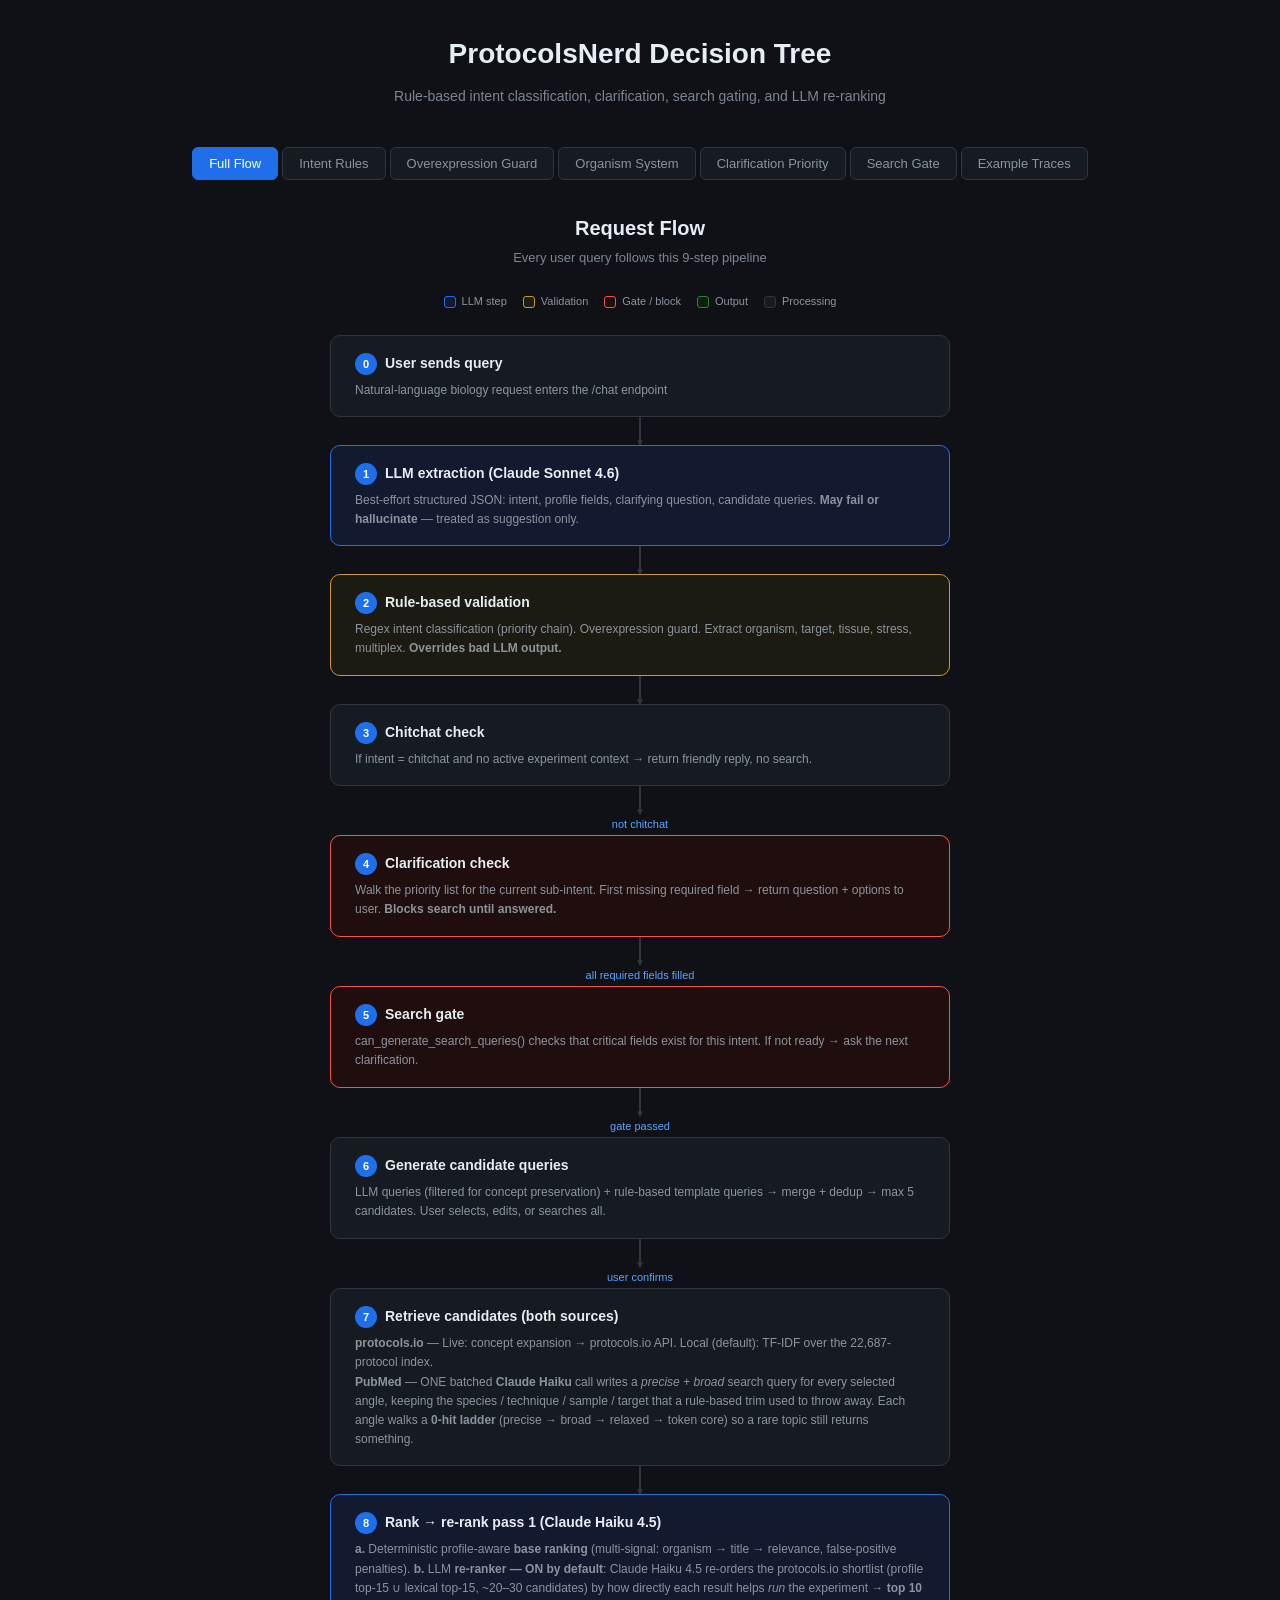
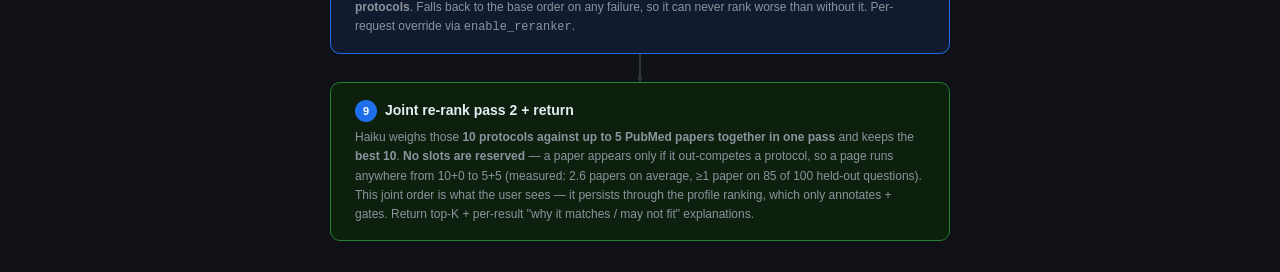
<file: protocolnerd-backend/decision_tree.html>
<!DOCTYPE html>
<html lang="en">
<head>
<meta charset="UTF-8">
<meta name="viewport" content="width=device-width, initial-scale=1.0">
<title>ProtocolsNerd — Decision Tree</title>
<style>
  * { box-sizing: border-box; margin: 0; padding: 0; }

  body {
    font-family: 'Inter', -apple-system, BlinkMacSystemFont, 'Segoe UI', sans-serif;
    background: #0f1117;
    color: #c9d1d9;
    line-height: 1.6;
    padding: 32px;
  }

  h1 {
    text-align: center;
    font-size: 28px;
    color: #e6edf3;
    margin-bottom: 8px;
  }

  .subtitle {
    text-align: center;
    color: #7d8590;
    font-size: 14px;
    margin-bottom: 40px;
  }

  /* ── Section tabs ── */
  .tab-bar {
    display: flex;
    gap: 4px;
    justify-content: center;
    flex-wrap: wrap;
    margin-bottom: 32px;
  }

  .tab-btn {
    background: #161b22;
    border: 1px solid #30363d;
    color: #8b949e;
    padding: 8px 16px;
    border-radius: 6px;
    cursor: pointer;
    font-size: 13px;
    transition: all 0.2s;
  }

  .tab-btn:hover { background: #1c2129; color: #c9d1d9; }
  .tab-btn.active { background: #1f6feb; border-color: #1f6feb; color: #fff; }

  .section { display: none; }
  .section.active { display: block; }

  /* ── Flow diagram ── */
  .flow {
    display: flex;
    flex-direction: column;
    align-items: center;
    gap: 0;
  }

  .flow-node {
    background: #161b22;
    border: 1px solid #30363d;
    border-radius: 10px;
    padding: 16px 24px;
    max-width: 620px;
    width: 100%;
    position: relative;
  }

  .flow-node h3 {
    font-size: 14px;
    color: #e6edf3;
    margin-bottom: 6px;
  }

  .flow-node p {
    font-size: 12px;
    color: #8b949e;
  }

  .flow-node.highlight { border-color: #1f6feb; background: #111a2e; }
  .flow-node.warn { border-color: #d29922; background: #1c1a11; }
  .flow-node.success { border-color: #238636; background: #0d1f0d; }
  .flow-node.gate { border-color: #f85149; background: #200d0d; }

  .flow-arrow {
    width: 2px;
    height: 28px;
    background: #30363d;
    position: relative;
  }

  .flow-arrow::after {
    content: '▼';
    position: absolute;
    bottom: -6px;
    left: 50%;
    transform: translateX(-50%);
    color: #30363d;
    font-size: 10px;
  }

  .flow-arrow-label {
    color: #58a6ff;
    font-size: 11px;
    text-align: center;
    padding: 2px 0;
  }

  .step-num {
    display: inline-block;
    background: #1f6feb;
    color: #fff;
    width: 22px;
    height: 22px;
    border-radius: 50%;
    text-align: center;
    line-height: 22px;
    font-size: 11px;
    font-weight: 700;
    margin-right: 8px;
  }

  /* ── Decision tree ── */
  .tree {
    padding-left: 0;
  }

  .tree-node {
    background: #161b22;
    border: 1px solid #30363d;
    border-radius: 8px;
    padding: 14px 18px;
    margin-bottom: 8px;
    position: relative;
  }

  .tree-node .question {
    color: #58a6ff;
    font-size: 13px;
    font-weight: 600;
    margin-bottom: 6px;
  }

  .tree-branches {
    display: flex;
    gap: 12px;
    margin-top: 10px;
    flex-wrap: wrap;
  }

  .tree-branch {
    flex: 1;
    min-width: 200px;
    background: #0d1117;
    border: 1px solid #21262d;
    border-radius: 6px;
    padding: 10px 14px;
  }

  .tree-branch .branch-label {
    font-size: 11px;
    font-weight: 700;
    text-transform: uppercase;
    margin-bottom: 4px;
  }

  .tree-branch .branch-label.yes { color: #3fb950; }
  .tree-branch .branch-label.no { color: #f85149; }

  .tree-branch .result {
    font-size: 12px;
    color: #c9d1d9;
  }

  .result-intent {
    display: inline-block;
    background: #1f6feb22;
    border: 1px solid #1f6feb55;
    color: #58a6ff;
    padding: 2px 8px;
    border-radius: 4px;
    font-size: 11px;
    font-weight: 600;
    font-family: 'SFMono-Regular', monospace;
  }

  /* ── Priority chain ── */
  .priority-chain {
    display: flex;
    flex-direction: column;
    gap: 6px;
    max-width: 720px;
    margin: 0 auto;
  }

  .priority-row {
    display: flex;
    align-items: center;
    gap: 12px;
  }

  .priority-num {
    background: #30363d;
    color: #e6edf3;
    width: 28px;
    height: 28px;
    border-radius: 50%;
    display: flex;
    align-items: center;
    justify-content: center;
    font-size: 12px;
    font-weight: 700;
    flex-shrink: 0;
  }

  .priority-rule {
    flex: 1;
    background: #161b22;
    border: 1px solid #30363d;
    border-radius: 8px;
    padding: 12px 16px;
    display: flex;
    justify-content: space-between;
    align-items: center;
    gap: 12px;
  }

  .priority-condition {
    font-size: 12px;
    color: #c9d1d9;
    flex: 1;
  }

  .priority-condition code {
    background: #0d1117;
    padding: 1px 5px;
    border-radius: 3px;
    font-size: 11px;
    color: #f0883e;
  }

  .priority-result {
    flex-shrink: 0;
  }

  .priority-connector {
    width: 2px;
    height: 12px;
    background: #30363d;
    margin-left: 13px;
  }

  /* ── Clarification cards ── */
  .clar-grid {
    display: grid;
    grid-template-columns: repeat(auto-fit, minmax(320px, 1fr));
    gap: 16px;
    max-width: 1100px;
    margin: 0 auto;
  }

  .clar-card {
    background: #161b22;
    border: 1px solid #30363d;
    border-radius: 10px;
    padding: 20px;
  }

  .clar-card h3 {
    font-size: 14px;
    color: #58a6ff;
    margin-bottom: 12px;
    display: flex;
    align-items: center;
    gap: 8px;
  }

  .clar-card h3 .clar-intent {
    font-size: 11px;
    background: #1f6feb22;
    border: 1px solid #1f6feb44;
    padding: 2px 8px;
    border-radius: 4px;
    font-family: monospace;
  }

  .clar-step {
    display: flex;
    align-items: flex-start;
    gap: 10px;
    margin-bottom: 10px;
  }

  .clar-step-num {
    background: #21262d;
    color: #8b949e;
    width: 20px;
    height: 20px;
    border-radius: 50%;
    display: flex;
    align-items: center;
    justify-content: center;
    font-size: 10px;
    font-weight: 700;
    flex-shrink: 0;
    margin-top: 2px;
  }

  .clar-step-num.filled { background: #238636; color: #fff; }

  .clar-field {
    font-size: 12px;
    color: #c9d1d9;
  }

  .clar-field strong { color: #e6edf3; }

  .clar-options {
    display: flex;
    flex-wrap: wrap;
    gap: 4px;
    margin-top: 4px;
  }

  .clar-option {
    background: #0d1117;
    border: 1px solid #21262d;
    padding: 2px 8px;
    border-radius: 4px;
    font-size: 10px;
    color: #8b949e;
  }

  /* ── Search gate ── */
  .gate-table {
    width: 100%;
    max-width: 800px;
    margin: 0 auto;
    border-collapse: collapse;
  }

  .gate-table th {
    background: #161b22;
    color: #e6edf3;
    padding: 10px 14px;
    text-align: left;
    font-size: 12px;
    border-bottom: 2px solid #30363d;
  }

  .gate-table td {
    padding: 10px 14px;
    font-size: 12px;
    border-bottom: 1px solid #21262d;
    vertical-align: top;
  }

  .gate-table tr:hover td { background: #161b2288; }

  .field-tag {
    display: inline-block;
    background: #21262d;
    color: #c9d1d9;
    padding: 2px 7px;
    border-radius: 4px;
    font-size: 10px;
    font-family: monospace;
    margin: 1px 2px;
  }

  .field-tag.required { border: 1px solid #f8514966; color: #f85149; }
  .field-tag.or { background: none; color: #7d8590; font-family: inherit; }

  /* ── Organism system ── */
  .org-grid {
    display: grid;
    grid-template-columns: repeat(auto-fit, minmax(220px, 1fr));
    gap: 10px;
    max-width: 1000px;
    margin: 0 auto;
  }

  .org-card {
    background: #161b22;
    border: 1px solid #30363d;
    border-radius: 8px;
    padding: 14px;
  }

  .org-card h4 {
    font-size: 13px;
    color: #e6edf3;
    margin-bottom: 6px;
  }

  .org-terms {
    display: flex;
    flex-wrap: wrap;
    gap: 3px;
  }

  .org-term {
    background: #0d1117;
    border: 1px solid #21262d;
    padding: 1px 6px;
    border-radius: 3px;
    font-size: 10px;
    color: #8b949e;
    font-family: monospace;
  }

  /* ── Example traces ── */
  .trace {
    background: #161b22;
    border: 1px solid #30363d;
    border-radius: 10px;
    padding: 20px;
    margin-bottom: 16px;
    max-width: 720px;
    margin-left: auto;
    margin-right: auto;
  }

  .trace h3 {
    font-size: 13px;
    color: #e6edf3;
    margin-bottom: 4px;
  }

  .trace .trace-query {
    background: #0d1117;
    border: 1px solid #21262d;
    padding: 8px 12px;
    border-radius: 6px;
    font-size: 12px;
    color: #f0883e;
    font-style: italic;
    margin-bottom: 12px;
  }

  .trace-step {
    display: flex;
    align-items: flex-start;
    gap: 10px;
    margin-bottom: 8px;
  }

  .trace-icon {
    width: 20px;
    height: 20px;
    border-radius: 50%;
    display: flex;
    align-items: center;
    justify-content: center;
    font-size: 10px;
    flex-shrink: 0;
    margin-top: 1px;
  }

  .trace-icon.pass { background: #238636; color: #fff; }
  .trace-icon.fail { background: #f85149; color: #fff; }
  .trace-icon.info { background: #1f6feb; color: #fff; }
  .trace-icon.warn { background: #d29922; color: #fff; }

  .trace-text {
    font-size: 12px;
    color: #c9d1d9;
  }

  .trace-text code {
    background: #0d1117;
    padding: 1px 5px;
    border-radius: 3px;
    font-size: 11px;
    color: #79c0ff;
  }

  /* ── Section headers ── */
  .section-header {
    text-align: center;
    margin-bottom: 24px;
  }

  .section-header h2 {
    font-size: 20px;
    color: #e6edf3;
    margin-bottom: 4px;
  }

  .section-header p {
    color: #7d8590;
    font-size: 13px;
  }

  /* ── Legend ── */
  .legend {
    display: flex;
    gap: 16px;
    justify-content: center;
    margin-bottom: 24px;
    flex-wrap: wrap;
  }

  .legend-item {
    display: flex;
    align-items: center;
    gap: 6px;
    font-size: 11px;
    color: #8b949e;
  }

  .legend-swatch {
    width: 12px;
    height: 12px;
    border-radius: 3px;
    border: 1px solid;
  }

  .legend-swatch.blue { background: #111a2e; border-color: #1f6feb; }
  .legend-swatch.yellow { background: #1c1a11; border-color: #d29922; }
  .legend-swatch.green { background: #0d1f0d; border-color: #238636; }
  .legend-swatch.red { background: #200d0d; border-color: #f85149; }
  .legend-swatch.default { background: #161b22; border-color: #30363d; }
</style>
</head>
<body>

<h1>ProtocolsNerd Decision Tree</h1>
<p class="subtitle">Rule-based intent classification, clarification, search gating, and LLM re-ranking</p>

<div class="tab-bar">
  <button class="tab-btn active" onclick="showSection('full-flow')">Full Flow</button>
  <button class="tab-btn" onclick="showSection('intent-rules')">Intent Rules</button>
  <button class="tab-btn" onclick="showSection('overexpression-guard')">Overexpression Guard</button>
  <button class="tab-btn" onclick="showSection('organism-system')">Organism System</button>
  <button class="tab-btn" onclick="showSection('clarification')">Clarification Priority</button>
  <button class="tab-btn" onclick="showSection('search-gate')">Search Gate</button>
  <button class="tab-btn" onclick="showSection('examples')">Example Traces</button>
</div>

<!-- ════════════════════════════════════════════ FULL FLOW ════════════════════════════════════════════ -->
<div id="full-flow" class="section active">
  <div class="section-header">
    <h2>Request Flow</h2>
    <p>Every user query follows this 9-step pipeline</p>
  </div>

  <div class="legend">
    <div class="legend-item"><div class="legend-swatch blue"></div> LLM step</div>
    <div class="legend-item"><div class="legend-swatch yellow"></div> Validation</div>
    <div class="legend-item"><div class="legend-swatch red"></div> Gate / block</div>
    <div class="legend-item"><div class="legend-swatch green"></div> Output</div>
    <div class="legend-item"><div class="legend-swatch default"></div> Processing</div>
  </div>

  <div class="flow">
    <div class="flow-node">
      <h3><span class="step-num">0</span>User sends query</h3>
      <p>Natural-language biology request enters the /chat endpoint</p>
    </div>

    <div class="flow-arrow"></div>

    <div class="flow-node highlight">
      <h3><span class="step-num">1</span>LLM extraction (Claude Sonnet 4.6)</h3>
      <p>Best-effort structured JSON: intent, profile fields, clarifying question, candidate queries. <strong>May fail or hallucinate</strong> — treated as suggestion only.</p>
    </div>

    <div class="flow-arrow"></div>

    <div class="flow-node warn">
      <h3><span class="step-num">2</span>Rule-based validation</h3>
      <p>Regex intent classification (priority chain). Overexpression guard. Extract organism, target, tissue, stress, multiplex. <strong>Overrides bad LLM output.</strong></p>
    </div>

    <div class="flow-arrow"></div>

    <div class="flow-node">
      <h3><span class="step-num">3</span>Chitchat check</h3>
      <p>If intent = chitchat and no active experiment context → return friendly reply, no search.</p>
    </div>

    <div class="flow-arrow"></div>
    <div class="flow-arrow-label">not chitchat</div>

    <div class="flow-node gate">
      <h3><span class="step-num">4</span>Clarification check</h3>
      <p>Walk the priority list for the current sub-intent. First missing required field → return question + options to user. <strong>Blocks search until answered.</strong></p>
    </div>

    <div class="flow-arrow"></div>
    <div class="flow-arrow-label">all required fields filled</div>

    <div class="flow-node gate">
      <h3><span class="step-num">5</span>Search gate</h3>
      <p>can_generate_search_queries() checks that critical fields exist for this intent. If not ready → ask the next clarification.</p>
    </div>

    <div class="flow-arrow"></div>
    <div class="flow-arrow-label">gate passed</div>

    <div class="flow-node">
      <h3><span class="step-num">6</span>Generate candidate queries</h3>
      <p>LLM queries (filtered for concept preservation) + rule-based template queries → merge + dedup → max 5 candidates. User selects, edits, or searches all.</p>
    </div>

    <div class="flow-arrow"></div>
    <div class="flow-arrow-label">user confirms</div>

    <div class="flow-node">
      <h3><span class="step-num">7</span>Retrieve candidates (both sources)</h3>
      <p><strong>protocols.io</strong> — Live: concept expansion → protocols.io API. Local (default): TF-IDF over the 22,687-protocol index.<br>
      <strong>PubMed</strong> — ONE batched <strong>Claude Haiku</strong> call writes a <em>precise</em> + <em>broad</em> search query for every selected angle, keeping the species / technique / sample / target that a rule-based trim used to throw away. Each angle walks a <strong>0-hit ladder</strong> (precise → broad → relaxed → token core) so a rare topic still returns something.</p>
    </div>

    <div class="flow-arrow"></div>

    <div class="flow-node highlight">
      <h3><span class="step-num">8</span>Rank → re-rank pass 1 (Claude Haiku 4.5)</h3>
      <p><strong>a.</strong> Deterministic profile-aware <strong>base ranking</strong> (multi-signal: organism → title → relevance, false-positive penalties). <strong>b.</strong> LLM <strong>re-ranker — ON by default</strong>: Claude Haiku 4.5 re-orders the protocols.io shortlist (profile top-15 ∪ lexical top-15, ~20–30 candidates) by how directly each result helps <em>run</em> the experiment → <strong>top 10 protocols</strong>. Falls back to the base order on any failure, so it can never rank worse than without it. Per-request override via <code>enable_reranker</code>.</p>
    </div>

    <div class="flow-arrow"></div>

    <div class="flow-node success">
      <h3><span class="step-num">9</span>Joint re-rank pass 2 + return</h3>
      <p>Haiku weighs those <strong>10 protocols against up to 5 PubMed papers together in one pass</strong> and keeps the <strong>best 10</strong>. <strong>No slots are reserved</strong> — a paper appears only if it out-competes a protocol, so a page runs anywhere from 10+0 to 5+5 (measured: 2.6 papers on average, ≥1 paper on 85 of 100 held-out questions). This joint order is what the user sees — it persists through the profile ranking, which only annotates + gates. Return top-K + per-result "why it matches / may not fit" explanations.</p>
    </div>
  </div>
</div>

<!-- ════════════════════════════════════════════ INTENT RULES ════════════════════════════════════════════ -->
<div id="intent-rules" class="section">
  <div class="section-header">
    <h2>Intent Classification Priority Chain</h2>
    <p>Rules are evaluated top-to-bottom. First match wins.</p>
  </div>

  <div class="priority-chain">
    <div class="priority-row">
      <div class="priority-num">1</div>
      <div class="priority-rule">
        <div class="priority-condition">
          Contains <code>drought|salt|heat|cold|stress</code> AND <code>tolerance|resistance|phenotype|test</code>
        </div>
        <div class="priority-result"><span class="result-intent">stress_tolerance_assay</span></div>
      </div>
    </div>
    <div class="priority-connector"></div>

    <div class="priority-row">
      <div class="priority-num">2</div>
      <div class="priority-rule">
        <div class="priority-condition">
          Contains <code>more than one|multiple|simultaneously</code> AND <code>gene|target</code> AND <code>modify|edit|knock</code>
        </div>
        <div class="priority-result"><span class="result-intent">multiplex_gene_modification</span></div>
      </div>
    </div>
    <div class="priority-connector"></div>

    <div class="priority-row">
      <div class="priority-num">3</div>
      <div class="priority-rule">
        <div class="priority-condition">
          Contains <code>overexpress|overexpression|forced expression|ectopic expression</code>
        </div>
        <div class="priority-result"><span class="result-intent">gene_overexpression</span></div>
      </div>
    </div>
    <div class="priority-connector"></div>

    <div class="priority-row">
      <div class="priority-num">4</div>
      <div class="priority-rule">
        <div class="priority-condition">
          Contains <code>knockdown|silencing|siRNA|shRNA|RNAi|VIGS</code>
        </div>
        <div class="priority-result"><span class="result-intent">gene_knockdown</span></div>
      </div>
    </div>
    <div class="priority-connector"></div>

    <div class="priority-row">
      <div class="priority-num">5</div>
      <div class="priority-rule">
        <div class="priority-condition">
          Contains <code>CRISPR|Cas9|Cas12|base editing|prime editing|gRNA</code>
        </div>
        <div class="priority-result"><span class="result-intent">genome_editing</span></div>
      </div>
    </div>
    <div class="priority-connector"></div>

    <div class="priority-row">
      <div class="priority-num">6</div>
      <div class="priority-rule">
        <div class="priority-condition">
          Contains <code>gene modification|modify genes|modified genes|genome editing</code> — without overexpress terms
        </div>
        <div class="priority-result"><span class="result-intent">gene_modification</span></div>
      </div>
    </div>
    <div class="priority-connector"></div>

    <div class="priority-row">
      <div class="priority-num">7</div>
      <div class="priority-rule">
        <div class="priority-condition">
          LLM returned a valid sub-intent → normalize to controlled value
        </div>
        <div class="priority-result"><span class="result-intent">llm_suggestion</span></div>
      </div>
    </div>
    <div class="priority-connector"></div>

    <div class="priority-row">
      <div class="priority-num">8</div>
      <div class="priority-rule">
        <div class="priority-condition">
          Profile has <code>experimental_method</code> set → derive sub-intent from method
        </div>
        <div class="priority-result"><span class="result-intent">from_profile</span></div>
      </div>
    </div>
    <div class="priority-connector"></div>

    <div class="priority-row">
      <div class="priority-num">∅</div>
      <div class="priority-rule" style="border-color: #f8514966;">
        <div class="priority-condition">None matched</div>
        <div class="priority-result"><span class="result-intent">unknown</span></div>
      </div>
    </div>
  </div>
</div>

<!-- ════════════════════════════════════════════ OVEREXPRESSION GUARD ════════════════════════════════════════════ -->
<div id="overexpression-guard" class="section">
  <div class="section-header">
    <h2>Overexpression Guard Rule</h2>
    <p>"modified genes" ≠ overexpression — this is the core disambiguation rule</p>
  </div>

  <div style="max-width: 650px; margin: 0 auto;">
    <div class="tree-node">
      <div class="question">Does the query contain "modified genes", "genes are modified", or "gene modification"?</div>
      <div class="tree-branches">
        <div class="tree-branch">
          <div class="branch-label yes">YES</div>
          <div class="result">
            <div class="tree-node" style="margin-top: 8px; margin-bottom: 0;">
              <div class="question">Does it also contain "overexpress", "overexpression", "forced expression", or "ectopic expression"?</div>
              <div class="tree-branches">
                <div class="tree-branch">
                  <div class="branch-label yes">YES</div>
                  <div class="result"><span class="result-intent">gene_overexpression</span><br><span style="font-size:11px; color:#8b949e;">Explicit — user said overexpress</span></div>
                </div>
                <div class="tree-branch">
                  <div class="branch-label no">NO</div>
                  <div class="result"><span class="result-intent">gene_modification</span><br><span style="font-size:11px; color:#8b949e;">Ambiguous — ask modification_type</span></div>
                </div>
              </div>
            </div>
          </div>
        </div>
        <div class="tree-branch">
          <div class="branch-label no">NO</div>
          <div class="result" style="color: #8b949e;">Continue normal classification chain</div>
        </div>
      </div>
    </div>

    <div style="margin-top: 24px;">
      <div class="tree-node">
        <div class="question">Modification Type Upgrade: when user answers the clarification</div>
        <div style="margin-top: 10px; display: grid; grid-template-columns: 1fr 1fr; gap: 6px;">
          <div style="display:flex; align-items:center; gap:8px;">
            <span class="clar-option" style="font-size:11px;">CRISPR / genome editing</span>
            <span style="color:#30363d;">→</span>
            <span class="result-intent">genome_editing</span>
          </div>
          <div style="display:flex; align-items:center; gap:8px;">
            <span class="clar-option" style="font-size:11px;">overexpression</span>
            <span style="color:#30363d;">→</span>
            <span class="result-intent">gene_overexpression</span>
          </div>
          <div style="display:flex; align-items:center; gap:8px;">
            <span class="clar-option" style="font-size:11px;">knockdown / silencing</span>
            <span style="color:#30363d;">→</span>
            <span class="result-intent">gene_knockdown</span>
          </div>
          <div style="display:flex; align-items:center; gap:8px;">
            <span class="clar-option" style="font-size:11px;">mutation / mutagenesis</span>
            <span style="color:#30363d;">→</span>
            <span class="result-intent">mutagenesis</span>
          </div>
          <div style="display:flex; align-items:center; gap:8px;">
            <span class="clar-option" style="font-size:11px;">stable transformation</span>
            <span style="color:#30363d;">→</span>
            <span class="result-intent">transformation</span>
          </div>
          <div style="display:flex; align-items:center; gap:8px;">
            <span class="clar-option" style="font-size:11px;">not sure</span>
            <span style="color:#30363d;">→</span>
            <span class="result-intent">gene_modification</span>
          </div>
        </div>
      </div>
    </div>
  </div>
</div>

<!-- ════════════════════════════════════════════ ORGANISM SYSTEM ════════════════════════════════════════════ -->
<div id="organism-system" class="section">
  <div class="section-header">
    <h2>Organism System Classification</h2>
    <p>Filters clarification options based on what the profile already implies</p>
  </div>

  <div class="org-grid">
    <div class="org-card">
      <h4 style="color:#3fb950;">🌱 plant</h4>
      <div class="org-terms">
        <span class="org-term">arabidopsis</span><span class="org-term">rice</span><span class="org-term">maize</span>
        <span class="org-term">tobacco</span><span class="org-term">nicotiana</span><span class="org-term">wheat</span>
        <span class="org-term">tomato</span><span class="org-term">in planta</span><span class="org-term">leaf</span>
        <span class="org-term">callus</span><span class="org-term">protoplast</span><span class="org-term">bean</span>
        <span class="org-term">pumpkin</span><span class="org-term">potato</span><span class="org-term">pea</span>
      </div>
    </div>
    <div class="org-card">
      <h4 style="color:#f0883e;">🐛 insect</h4>
      <div class="org-terms">
        <span class="org-term">drosophila</span><span class="org-term">fruit fly</span><span class="org-term">mosquito</span>
        <span class="org-term">anopheles</span><span class="org-term">aedes</span><span class="org-term">silkworm</span>
        <span class="org-term">bombyx</span><span class="org-term">insect</span>
      </div>
    </div>
    <div class="org-card">
      <h4 style="color:#58a6ff;">🐟 fish</h4>
      <div class="org-terms">
        <span class="org-term">zebrafish</span><span class="org-term">danio rerio</span><span class="org-term">medaka</span>
        <span class="org-term">fish</span>
      </div>
    </div>
    <div class="org-card">
      <h4 style="color:#d2a8ff;">🪱 worm</h4>
      <div class="org-terms">
        <span class="org-term">c. elegans</span><span class="org-term">caenorhabditis</span><span class="org-term">planaria</span>
        <span class="org-term">nematode</span><span class="org-term">worm</span>
      </div>
    </div>
    <div class="org-card">
      <h4 style="color:#79c0ff;">🐸 amphibian</h4>
      <div class="org-terms">
        <span class="org-term">xenopus</span><span class="org-term">frog</span><span class="org-term">axolotl</span>
        <span class="org-term">amphibian</span><span class="org-term">newt</span>
      </div>
    </div>
    <div class="org-card">
      <h4 style="color:#f85149;">🐭 mammalian_in_vivo</h4>
      <div class="org-terms">
        <span class="org-term">mouse</span><span class="org-term">mice</span><span class="org-term">rat</span>
        <span class="org-term">animal</span><span class="org-term">in vivo</span><span class="org-term">rabbit</span>
        <span class="org-term">hamster</span><span class="org-term">pig</span><span class="org-term">primate</span>
      </div>
    </div>
    <div class="org-card">
      <h4 style="color:#ff7b72;">🧫 mammalian_cells</h4>
      <div class="org-terms">
        <span class="org-term">human</span><span class="org-term">homo sapiens</span><span class="org-term">mammalian</span>
        <span class="org-term">HeLa</span><span class="org-term">HEK293</span><span class="org-term">Jurkat</span>
      </div>
    </div>
    <div class="org-card">
      <h4 style="color:#d29922;">🦠 bacteria</h4>
      <div class="org-terms">
        <span class="org-term">e. coli</span><span class="org-term">escherichia coli</span><span class="org-term">bacteria</span>
        <span class="org-term">agrobacterium</span>
      </div>
    </div>
    <div class="org-card">
      <h4 style="color:#a5d6ff;">🍄 yeast</h4>
      <div class="org-terms">
        <span class="org-term">saccharomyces</span><span class="org-term">pichia</span><span class="org-term">yeast</span>
        <span class="org-term">schizosaccharomyces</span>
      </div>
    </div>
    <div class="org-card">
      <h4 style="color:#7ee787;">🍄 fungi</h4>
      <div class="org-terms">
        <span class="org-term">aspergillus</span><span class="org-term">neurospora</span><span class="org-term">fungus</span>
        <span class="org-term">trichoderma</span><span class="org-term">penicillium</span>
      </div>
    </div>
    <div class="org-card">
      <h4 style="color:#56d364;">🌿 algae</h4>
      <div class="org-terms">
        <span class="org-term">chlamydomonas</span><span class="org-term">chlorella</span><span class="org-term">algae</span>
        <span class="org-term">spirulina</span><span class="org-term">cyanobacteria</span>
      </div>
    </div>
    <div class="org-card">
      <h4 style="color:#8b949e;">🧪 cell_free</h4>
      <div class="org-terms">
        <span class="org-term">cell-free</span><span class="org-term">in vitro transcription</span><span class="org-term">lysate</span>
      </div>
    </div>
  </div>
</div>

<!-- ════════════════════════════════════════════ CLARIFICATION ════════════════════════════════════════════ -->
<div id="clarification" class="section">
  <div class="section-header">
    <h2>Clarification Priority</h2>
    <p>Each intent has an ordered list of fields to ask about. First missing field → ask user.</p>
  </div>

  <div class="clar-grid">
    <div class="clar-card">
      <h3><span class="clar-intent">gene_modification</span></h3>
      <div class="clar-step"><div class="clar-step-num">1</div><div class="clar-field"><strong>modification_type</strong><br>"What kind of gene modification?"<div class="clar-options"><span class="clar-option">CRISPR</span><span class="clar-option">overexpression</span><span class="clar-option">knockdown</span><span class="clar-option">mutagenesis</span><span class="clar-option">stable transformation</span></div></div></div>
      <div class="clar-step"><div class="clar-step-num">2</div><div class="clar-field"><strong>organism</strong> — context-aware options</div></div>
      <div class="clar-step"><div class="clar-step-num">3</div><div class="clar-field"><strong>tissue_or_cell_type</strong> — context-aware options</div></div>
      <div class="clar-step"><div class="clar-step-num">4</div><div class="clar-field"><strong>delivery_method</strong></div></div>
      <div class="clar-step"><div class="clar-step-num">5</div><div class="clar-field"><strong>readout_assay</strong></div></div>
    </div>

    <div class="clar-card">
      <h3><span class="clar-intent">multiplex_gene_modification</span></h3>
      <div class="clar-step"><div class="clar-step-num">1</div><div class="clar-field"><strong>modification_type</strong></div></div>
      <div class="clar-step"><div class="clar-step-num">2</div><div class="clar-field"><strong>organism</strong></div></div>
      <div class="clar-step"><div class="clar-step-num">3</div><div class="clar-field"><strong>target</strong><br>"What gene targets?"<div class="clar-options"><span class="clar-option">transcription factors</span><span class="clar-option">two named genes</span><span class="clar-option">gene family</span></div></div></div>
      <div class="clar-step"><div class="clar-step-num">4</div><div class="clar-field"><strong>tissue_or_cell_type</strong></div></div>
      <div class="clar-step"><div class="clar-step-num">5</div><div class="clar-field"><strong>delivery_method</strong></div></div>
      <div class="clar-step"><div class="clar-step-num">6</div><div class="clar-field"><strong>readout_assay</strong></div></div>
    </div>

    <div class="clar-card">
      <h3><span class="clar-intent">stress_tolerance_assay</span></h3>
      <div class="clar-step"><div class="clar-step-num">1</div><div class="clar-field"><strong>organism</strong><br>Context-aware (defaults to plant options for stress)</div></div>
      <div class="clar-step"><div class="clar-step-num">2</div><div class="clar-field"><strong>growth_stage</strong><br>"What growth stage?"<div class="clar-options"><span class="clar-option">seedlings</span><span class="clar-option">adult plants</span><span class="clar-option">leaf tissue</span></div></div></div>
      <div class="clar-step"><div class="clar-step-num">3</div><div class="clar-field"><strong>treatment_condition</strong><br>"What stress treatment?"<div class="clar-options"><span class="clar-option">drought stress</span><span class="clar-option">PEG/osmotic</span><span class="clar-option">withholding water</span></div></div></div>
      <div class="clar-step"><div class="clar-step-num">4</div><div class="clar-field"><strong>readout_assay</strong><br>"How should tolerance be measured?"</div></div>
    </div>

    <div class="clar-card">
      <h3><span class="clar-intent">protein_purification</span></h3>
      <div class="clar-step"><div class="clar-step-num">1</div><div class="clar-field"><strong>expression_host</strong><br>"What expression host?"<div class="clar-options"><span class="clar-option">E. coli</span><span class="clar-option">yeast</span><span class="clar-option">mammalian</span><span class="clar-option">plant</span></div></div></div>
      <div class="clar-step"><div class="clar-step-num">2</div><div class="clar-field"><strong>target</strong><br>"What protein or tag?"</div></div>
      <div class="clar-step"><div class="clar-step-num">3</div><div class="clar-field"><strong>purification_method</strong></div></div>
    </div>

    <div class="clar-card">
      <h3><span class="clar-intent">gene_overexpression</span></h3>
      <div class="clar-step"><div class="clar-step-num">1</div><div class="clar-field"><strong>organism</strong> — context-aware</div></div>
      <div class="clar-step"><div class="clar-step-num">2</div><div class="clar-field"><strong>expression_type</strong><br>"Stable or transient?"</div></div>
      <div class="clar-step"><div class="clar-step-num">3</div><div class="clar-field"><strong>tissue_or_cell_type</strong></div></div>
      <div class="clar-step"><div class="clar-step-num">4</div><div class="clar-field"><strong>readout_assay</strong></div></div>
    </div>

    <div class="clar-card">
      <h3><span class="clar-intent">general / other intents</span></h3>
      <div class="clar-step"><div class="clar-step-num">1</div><div class="clar-field"><strong>organism</strong> — context-aware</div></div>
      <div class="clar-step"><div class="clar-step-num">2</div><div class="clar-field">Intent-specific field (readout for pcr_qpcr, tissue for microscopy, etc.)</div></div>
    </div>
  </div>
</div>

<!-- ════════════════════════════════════════════ SEARCH GATE ════════════════════════════════════════════ -->
<div id="search-gate" class="section">
  <div class="section-header">
    <h2>Search Gate</h2>
    <p>Search queries are blocked until these critical fields are filled</p>
  </div>

  <table class="gate-table">
    <thead>
      <tr>
        <th>Sub-intent</th>
        <th>Required fields (all must be present)</th>
      </tr>
    </thead>
    <tbody>
      <tr>
        <td><span class="result-intent">gene_modification</span></td>
        <td>
          <span class="field-tag required">modification_type</span>
          <span class="field-tag required">organism</span>
          <span class="field-tag required">tissue_or_cell_type</span>
        </td>
      </tr>
      <tr>
        <td><span class="result-intent">genome_editing</span></td>
        <td>
          <span class="field-tag required">modification_type</span>
          <span class="field-tag required">organism</span>
          <span class="field-tag required">tissue_or_cell_type</span>
        </td>
      </tr>
      <tr>
        <td><span class="result-intent">multiplex_gene_modification</span></td>
        <td>
          <span class="field-tag required">modification_type</span>
          <span class="field-tag required">organism</span>
          <span class="field-tag required">tissue_or_cell_type</span>
          <span class="field-tag required">target</span>
        </td>
      </tr>
      <tr>
        <td><span class="result-intent">stress_tolerance_assay</span></td>
        <td>
          <span class="field-tag required">organism</span>
          <span class="field-tag required">stress_type</span>
          <span class="field-tag or">+</span>
          <span class="field-tag required">growth_stage</span>
          <span class="field-tag or">OR</span>
          <span class="field-tag required">tissue</span>
          <span class="field-tag or">OR</span>
          <span class="field-tag required">readout</span>
        </td>
      </tr>
      <tr>
        <td><span class="result-intent">protein_purification</span></td>
        <td>
          <span class="field-tag required">target</span>
          <span class="field-tag or">OR</span>
          <span class="field-tag required">protein_source</span>
          <span class="field-tag or">OR</span>
          <span class="field-tag required">expression_host</span>
          <span class="field-tag or">OR</span>
          <span class="field-tag required">organism</span>
        </td>
      </tr>
      <tr>
        <td><span class="result-intent">gene_overexpression</span></td>
        <td>
          <span class="field-tag required">organism</span>
          <span class="field-tag required">expression_type</span>
          <span class="field-tag required">tissue_or_cell_type</span>
        </td>
      </tr>
      <tr>
        <td><span class="result-intent">general / other</span></td>
        <td>
          <span class="field-tag required">method</span>
          <span class="field-tag or">OR</span>
          <span class="field-tag required">target</span>
        </td>
      </tr>
      <tr>
        <td><span class="result-intent" style="border-color:#f8514955; color:#f85149;">unknown / chitchat</span></td>
        <td style="color:#f85149; font-size:12px; font-weight:600;">ALWAYS BLOCKED</td>
      </tr>
    </tbody>
  </table>
</div>

<!-- ════════════════════════════════════════════ EXAMPLES ════════════════════════════════════════════ -->
<div id="examples" class="section">
  <div class="section-header">
    <h2>Example Traces</h2>
    <p>How the three target queries flow through the decision tree</p>
  </div>

  <div class="trace">
    <h3>Test A</h3>
    <div class="trace-query">"Find protocols that can allow in-planta tests in which genes are modified."</div>
    <div class="trace-step"><div class="trace-icon warn">1</div><div class="trace-text">LLM may return <code>gene_overexpression</code> (WRONG)</div></div>
    <div class="trace-step"><div class="trace-icon pass">2</div><div class="trace-text">Regex: "genes are modified" → <code>gene_modification</code> ✓ (no "overexpress" found)</div></div>
    <div class="trace-step"><div class="trace-icon pass">2</div><div class="trace-text">Regex: "in planta" → <code>tissue = "in planta / whole plant"</code></div></div>
    <div class="trace-step"><div class="trace-icon info">4</div><div class="trace-text"><code>modification_type = null</code> → ASK "What kind of gene modification?"</div></div>
    <div class="trace-step"><div class="trace-icon fail">5</div><div class="trace-text">Search BLOCKED — missing modification_type</div></div>
    <div class="trace-step"><div class="trace-icon fail">6</div><div class="trace-text"><code>candidate_search_queries = []</code></div></div>
  </div>

  <div class="trace">
    <h3>Test B</h3>
    <div class="trace-query">"Find protocols that allow more than one transcription factor to be modified at the same time for mice."</div>
    <div class="trace-step"><div class="trace-icon pass">2</div><div class="trace-text">Regex: "more than one" + "transcription factor" + "modified" → <code>multiplex_gene_modification</code></div></div>
    <div class="trace-step"><div class="trace-icon pass">2</div><div class="trace-text">Regex: "mice" → <code>organism = mouse</code></div></div>
    <div class="trace-step"><div class="trace-icon pass">2</div><div class="trace-text">Target extraction: <code>target = "transcription factors"</code>, <code>multiplex = true</code></div></div>
    <div class="trace-step"><div class="trace-icon info">4</div><div class="trace-text"><code>modification_type = null</code> → ASK "What kind of gene modification?"</div></div>
    <div class="trace-step"><div class="trace-icon fail">5</div><div class="trace-text">Search BLOCKED — missing modification_type, tissue</div></div>
  </div>

  <div class="trace">
    <h3>Test C</h3>
    <div class="trace-query">"Find protocols that test for drought tolerance in Rice."</div>
    <div class="trace-step"><div class="trace-icon pass">2</div><div class="trace-text">Regex: "drought" + "tolerance" → <code>stress_tolerance_assay</code></div></div>
    <div class="trace-step"><div class="trace-icon pass">2</div><div class="trace-text">Regex: "rice" → <code>organism = rice</code></div></div>
    <div class="trace-step"><div class="trace-icon pass">2</div><div class="trace-text">Auto-fill: <code>stress_type = drought</code>, <code>readout = "drought tolerance / phenotype"</code></div></div>
    <div class="trace-step"><div class="trace-icon pass">5</div><div class="trace-text">Search gate PASSED (organism + stress_type + readout all present)</div></div>
    <div class="trace-step"><div class="trace-icon info">4</div><div class="trace-text">Optional: may ask growth_stage for tighter results OR proceed to queries</div></div>
    <div class="trace-step"><div class="trace-icon pass">6</div><div class="trace-text">Generates: <code>rice drought tolerance phenotyping</code>, <code>Oryza sativa drought stress assay</code>, ...</div></div>
  </div>

  <div class="trace">
    <h3>Negative Test</h3>
    <div class="trace-query">"genes are modified"</div>
    <div class="trace-step"><div class="trace-icon pass">2</div><div class="trace-text">Regex: "genes are modified" matches → <code>gene_modification</code></div></div>
    <div class="trace-step"><div class="trace-icon pass">2</div><div class="trace-text">No "overexpress" → NOT <code>gene_overexpression</code> ✓</div></div>
    <div class="trace-step"><div class="trace-icon info">4</div><div class="trace-text">ASK modification_type first, then organism, then tissue</div></div>
  </div>
</div>

<script>
function showSection(id) {
  document.querySelectorAll('.section').forEach(s => s.classList.remove('active'));
  document.querySelectorAll('.tab-btn').forEach(b => b.classList.remove('active'));
  document.getElementById(id).classList.add('active');
  event.target.classList.add('active');
}
</script>

</body>
</html>
</file>
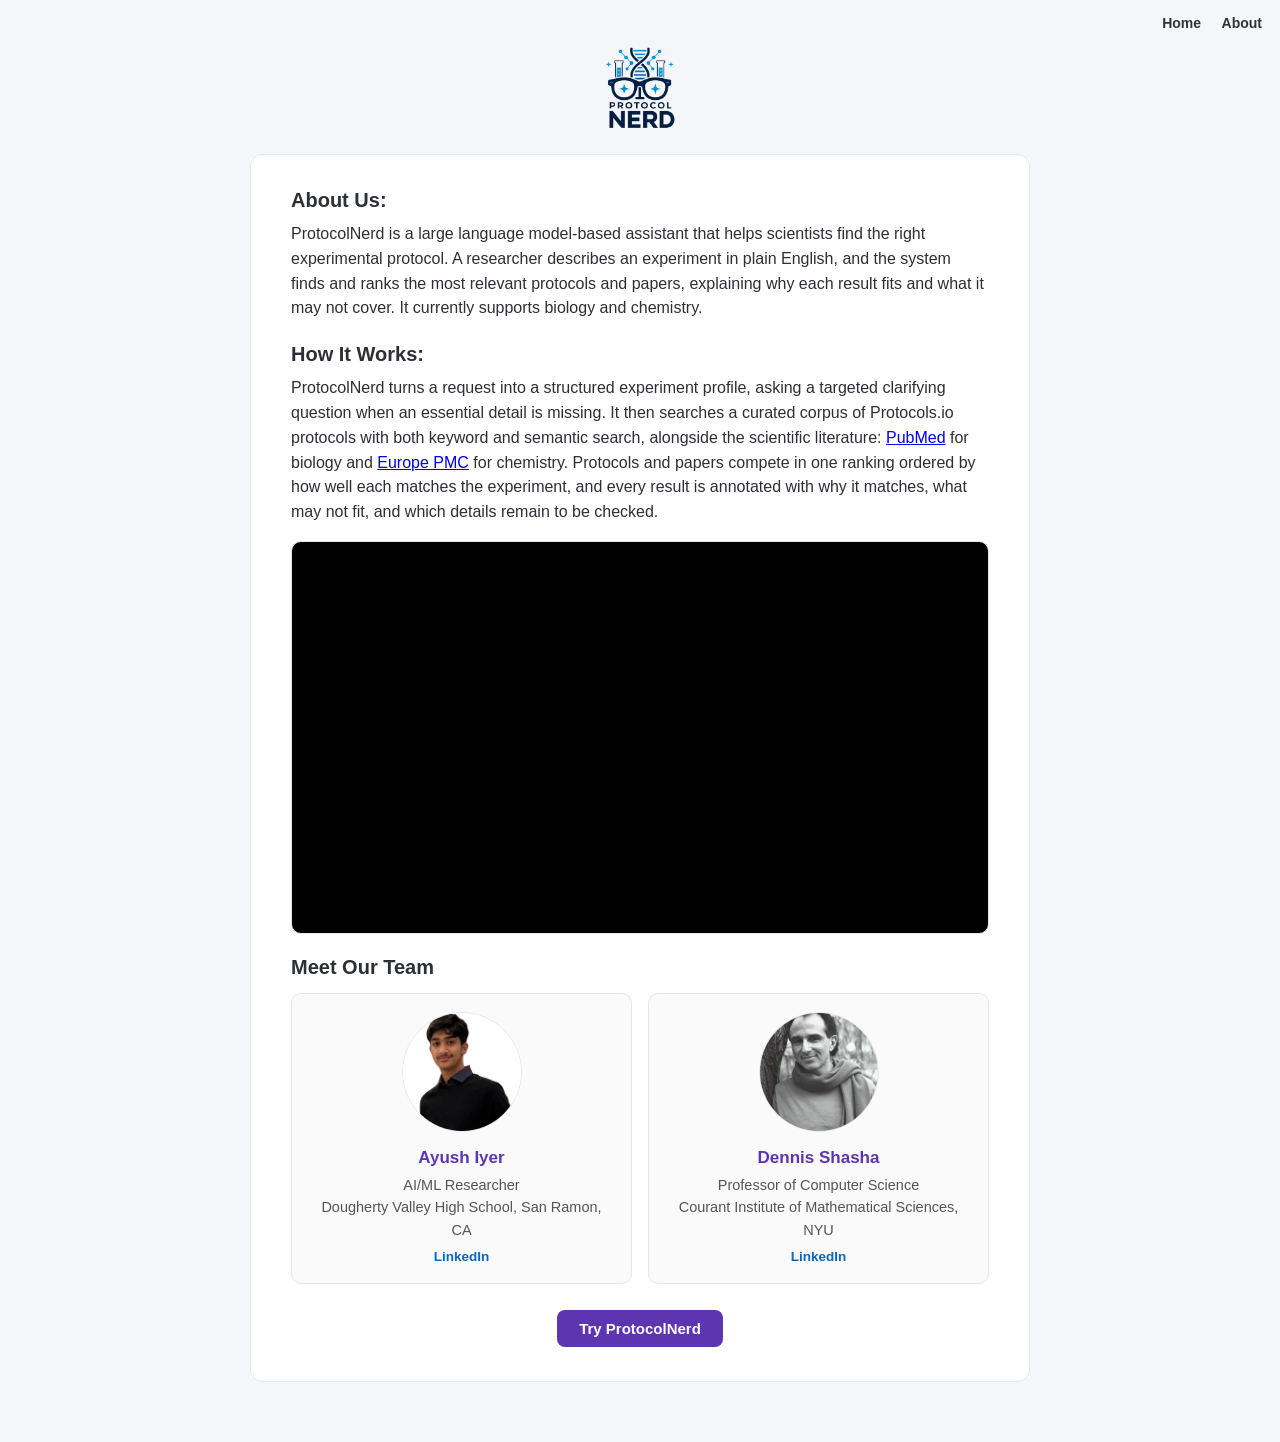
<file: protocolnerd-website/about.html>
<!DOCTYPE html>
<html lang="en">
<head>
  <meta charset="UTF-8">
  <meta name="viewport" content="width=device-width, initial-scale=1.0">
  <title>About Us - ProtocolNerd</title>
  <style>
    * { margin: 0; padding: 0; box-sizing: border-box; }
    body {
      font-family: -apple-system, BlinkMacSystemFont, "Segoe UI", sans-serif;
      background: #f5f6fa;
      color: #2c2f36;
      min-height: 100vh;
    }
    .toolbar {
      position: absolute;
      top: 14px;
      right: 18px;
    }
    .toolbar a {
      margin-left: 16px;
      text-decoration: none;
      color: #333;
      font-weight: 600;
      font-size: 14px;
    }
    .toolbar a:hover { color: #5e35b1; }
    .logo-wrap { text-align: center; padding: 34px 0 6px; }
    .logo-wrap img { height: 110px; width: auto; }
    #container {
      max-width: 780px;
      margin: 0 auto 60px;
      background: #fff;
      border: 1px solid #e3e6ee;
      border-radius: 12px;
      padding: 34px 40px;
    }
    h2 { font-size: 20px; margin: 22px 0 10px; }
    h2:first-child { margin-top: 0; }
    p { font-size: 16px; line-height: 1.55; }
    .team-grid {
      display: grid;
      grid-template-columns: repeat(auto-fit, minmax(260px, 1fr));
      gap: 16px;
      margin-top: 14px;
    }
    .team-member {
      background: #fafafa;
      border: 1px solid #e3e6ee;
      border-radius: 10px;
      padding: 18px;
    }
    .team-member img {
      width: 120px; height: 120px; object-fit: cover; object-position: top;
      border-radius: 50%; margin-bottom: 12px; border: 1px solid #e3e6ee;
    }
    .team-member { text-align: center; }
    .team-member h3 { font-size: 17px; margin-bottom: 6px; }
    .team-member h3 a { color: #5e35b1; text-decoration: none; }
    .team-member h3 a:hover { text-decoration: underline; }
    .team-member p { font-size: 14.5px; color: #555; }
    .team-member .li-link {
      display: inline-block; margin-top: 8px; font-size: 13.5px; font-weight: 600;
      color: #0a66c2; text-decoration: none;
    }
    .team-member .li-link:hover { text-decoration: underline; }
    .video {
      position: relative;
      aspect-ratio: 16 / 9;
      margin-top: 16px;
      border: 1px solid #e3e6ee;
      border-radius: 10px;
      overflow: hidden;
      background: #000;
    }
    .video iframe { position: absolute; inset: 0; width: 100%; height: 100%; border: 0; }
    .footer-nav { text-align: center; margin-top: 26px; }
    .footer-nav a {
      display: inline-block;
      background: #5e35b1;
      color: #fff;
      text-decoration: none;
      padding: 10px 22px;
      border-radius: 8px;
      font-weight: 600;
      font-size: 15px;
    }
  </style>
</head>
<body>
  <div class="toolbar">
    <a href="chat.html">Home</a>
    <a href="about.html">About</a>
  </div>

  <div class="logo-wrap">
    <a href="chat.html"><img src="assets/ProtocolNerd_Logo.png" alt="ProtocolNerd Logo"></a>
  </div>

  <div id="container">
    <h2>About Us:</h2>
    <p>ProtocolNerd is a large language model-based assistant that helps scientists find the right experimental protocol. A researcher describes an experiment in plain English, and the system finds and ranks the most relevant protocols and papers, explaining why each result fits and what it may not cover. It currently supports biology and chemistry.</p>

    <h2>How It Works:</h2>
    <p>ProtocolNerd turns a request into a structured experiment profile, asking a targeted clarifying question when an essential detail is missing. It then searches a curated corpus of Protocols.io protocols with both keyword and semantic search, alongside the scientific literature: <a href="https://pubmed.ncbi.nlm.nih.gov/" target="_blank">PubMed</a> for biology and <a href="https://europepmc.org/" target="_blank">Europe PMC</a> for chemistry. Protocols and papers compete in one ranking ordered by how well each matches the experiment, and every result is annotated with why it matches, what may not fit, and which details remain to be checked.</p>
    <div class="video">
      <iframe src="https://www.youtube-nocookie.com/embed/ROEaoUwkonY"
              title="ProtocolNerd: 2-minute overview"
              loading="lazy"
              referrerpolicy="strict-origin-when-cross-origin"
              allow="accelerometer; autoplay; clipboard-write; encrypted-media; gyroscope; picture-in-picture; web-share"
              allowfullscreen></iframe>
    </div>

    <h2>Meet Our Team</h2>
    <div class="team-grid">
      <div class="team-member">
        <img src="assets/ayush_iyer.png" alt="Ayush Iyer">
        <h3><a href="https://www.linkedin.com/in/ayush-iyer-020a63375/" target="_blank">Ayush Iyer</a></h3>
        <p>AI/ML Researcher<br>
        Dougherty Valley High School, San Ramon, CA</p>
        <a class="li-link" href="https://www.linkedin.com/in/ayush-iyer-020a63375/" target="_blank">LinkedIn</a>
      </div>
      <div class="team-member">
        <img src="assets/dennis_shasha.jpg" alt="Dennis Shasha">
        <h3><a href="https://cs.nyu.edu/~shasha/" target="_blank">Dennis Shasha</a></h3>
        <p>Professor of Computer Science<br>
        Courant Institute of Mathematical Sciences, NYU</p>
        <a class="li-link" href="https://www.linkedin.com/in/dennis-shasha-a91a567/" target="_blank">LinkedIn</a>
      </div>
    </div>

    <div class="footer-nav">
      <a href="chat.html">Try ProtocolNerd</a>
    </div>
  </div>
</body>
</html>
</file>
